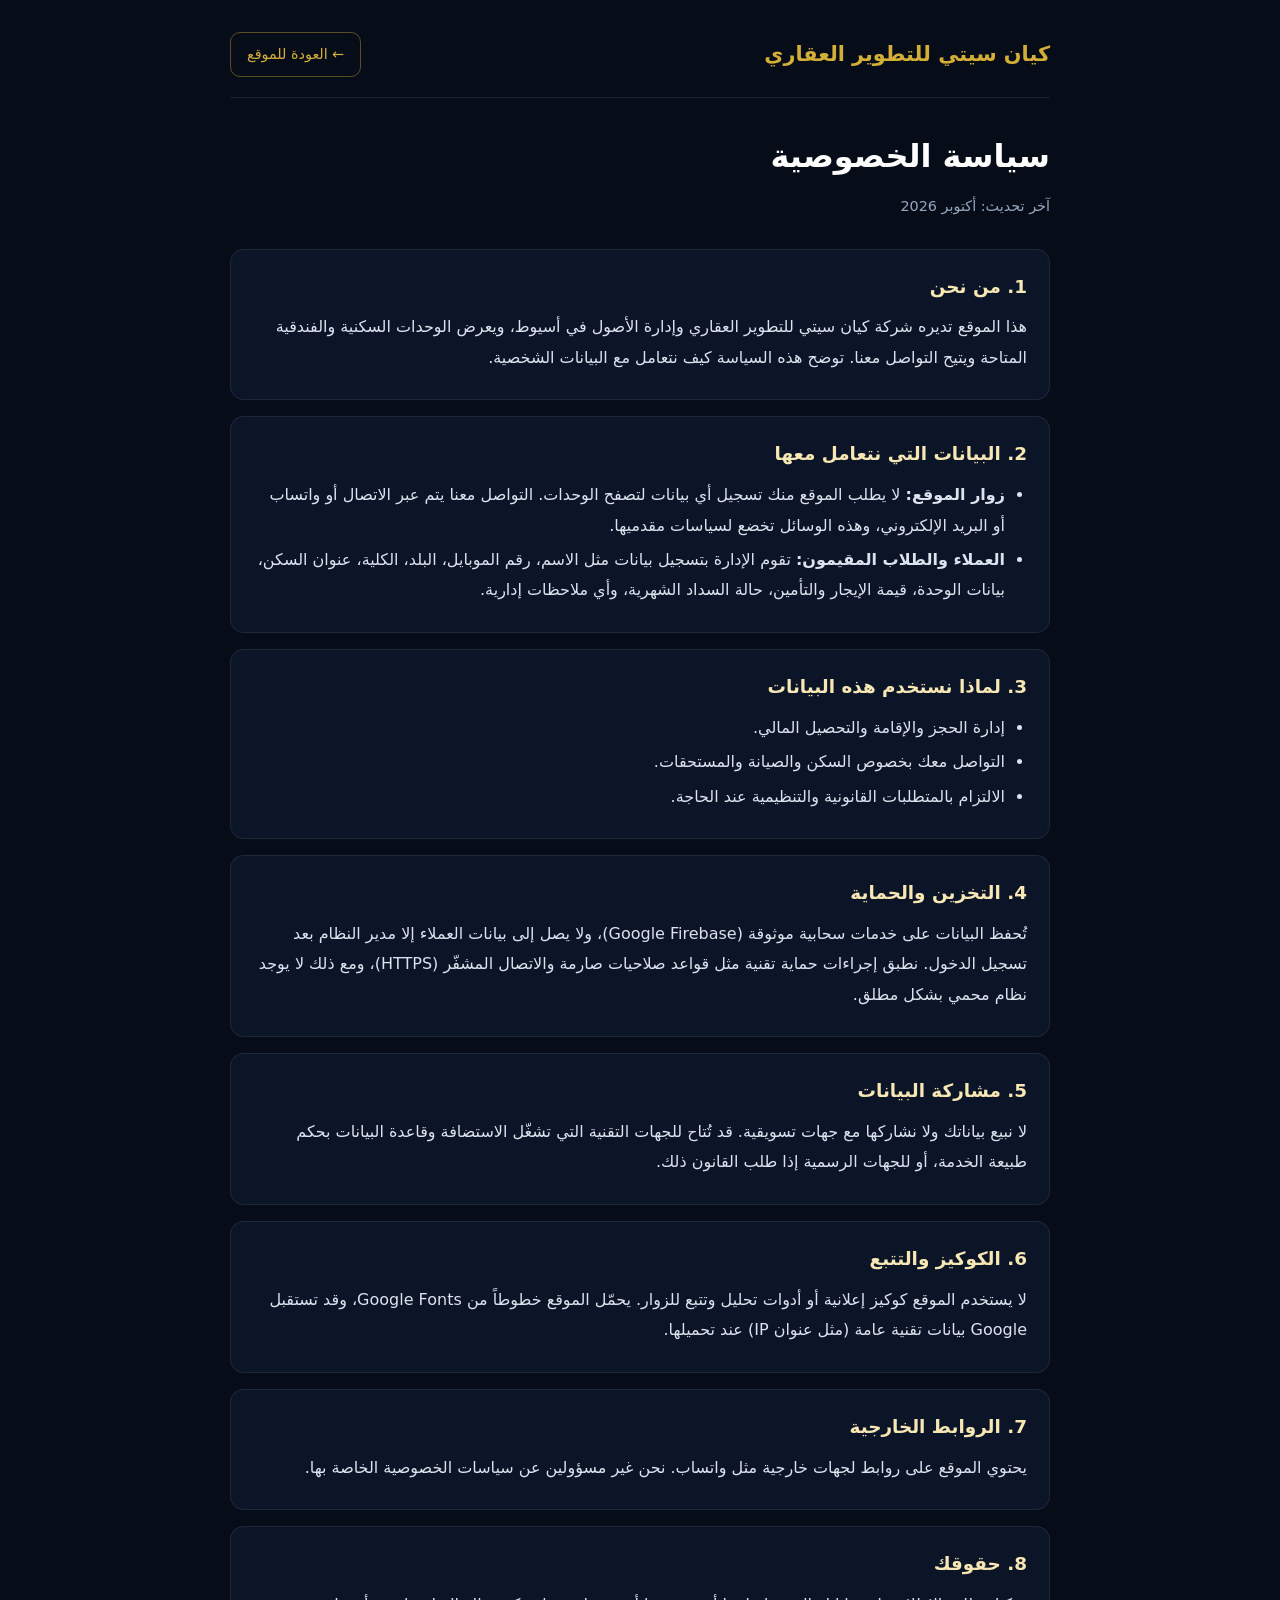
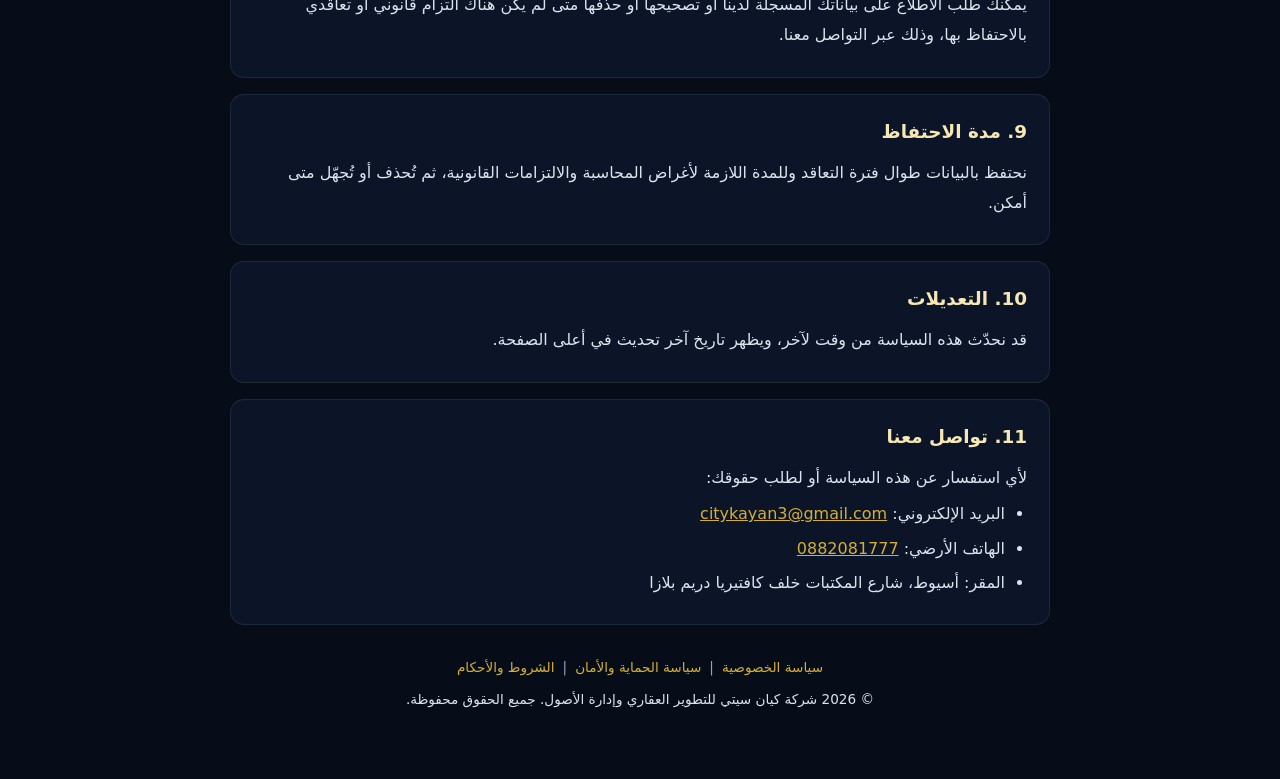
<file: privacy.html>
<!DOCTYPE html>
<html lang="ar" dir="rtl">
<head>
<meta charset="utf-8">
<meta http-equiv="Content-Security-Policy" content="default-src 'none'; style-src 'unsafe-inline' https://fonts.googleapis.com; font-src https://fonts.gstatic.com; img-src 'self' data:; base-uri 'none'; form-action 'none'">
<meta name="viewport" content="width=device-width, initial-scale=1">
<meta name="referrer" content="strict-origin-when-cross-origin">
<title>سياسة الخصوصية | كيان سيتي</title>
<link rel="icon" type="image/png" href="/favicon.png">
<link rel="preconnect" href="https://fonts.googleapis.com">
<link rel="preconnect" href="https://fonts.gstatic.com" crossorigin>
<link href="https://fonts.googleapis.com/css2?family=Cairo:wght@400;600;700;800&display=swap" rel="stylesheet">
<style>
  :root { --bg:#070d18; --card:rgba(15,25,45,.75); --gold:#d4af37; --gold-light:#f7e7b4; --text:#f0f4f9; --muted:#94a5bd; --line:rgba(255,255,255,.08); }
  * { box-sizing:border-box; }
  html { scroll-behavior:smooth; }
  body { margin:0; background:var(--bg); color:var(--text); font-family:'Cairo',system-ui,-apple-system,sans-serif; line-height:1.9; }
  .wrap { max-width:860px; margin:0 auto; padding:32px 20px 60px; }
  header { display:flex; align-items:center; justify-content:space-between; gap:12px; flex-wrap:wrap; padding-bottom:20px; border-bottom:1px solid var(--line); margin-bottom:28px; }
  .brand { font-family:'Cairo', system-ui, -apple-system, sans-serif; font-size:1.3rem; color:var(--gold); text-decoration:none; font-weight:700; }
  .back { color:var(--gold); text-decoration:none; border:1px solid rgba(212,175,55,.4); padding:8px 16px; border-radius:10px; font-size:.9rem; }
  .back:hover { background:rgba(212,175,55,.1); }
  h1 { font-family:'Cairo', system-ui, -apple-system, sans-serif; font-size:2rem; margin:0 0 6px; color:#fff; }
  .updated { color:var(--muted); font-size:.9rem; margin-bottom:28px; }
  section { background:var(--card); border:1px solid var(--line); border-radius:14px; padding:20px 22px; margin-bottom:16px; }
  h2 { font-size:1.15rem; margin:0 0 8px; color:var(--gold-light); }
  p { margin:6px 0; color:#dbe3ee; }
  ul { margin:6px 0; padding-right:22px; color:#dbe3ee; }
  li { margin:4px 0; }
  a { color:var(--gold); }
  footer { text-align:center; color:var(--muted); font-size:.85rem; margin-top:30px; }
  footer a { text-decoration:none; margin:0 8px; }
</style>
</head>
<body>
<div class="wrap">
  <header>
    <a class="brand" href="/">كيان سيتي للتطوير العقاري</a>
    <a class="back" href="/">← العودة للموقع</a>
  </header>
  <h1>سياسة الخصوصية</h1>
  <div class="updated">آخر تحديث: أكتوبر 2026</div>
  <section>
    <h2>1. من نحن</h2>
    <p>هذا الموقع تديره شركة كيان سيتي للتطوير العقاري وإدارة الأصول في أسيوط، ويعرض الوحدات السكنية والفندقية المتاحة ويتيح التواصل معنا. توضح هذه السياسة كيف نتعامل مع البيانات الشخصية.</p>
  </section>
  <section>
    <h2>2. البيانات التي نتعامل معها</h2>
    <ul>
      <li><strong>زوار الموقع:</strong> لا يطلب الموقع منك تسجيل أي بيانات لتصفح الوحدات. التواصل معنا يتم عبر الاتصال أو واتساب أو البريد الإلكتروني، وهذه الوسائل تخضع لسياسات مقدميها.</li>
      <li><strong>العملاء والطلاب المقيمون:</strong> تقوم الإدارة بتسجيل بيانات مثل الاسم، رقم الموبايل، البلد، الكلية، عنوان السكن، بيانات الوحدة، قيمة الإيجار والتأمين، حالة السداد الشهرية، وأي ملاحظات إدارية.</li>
    </ul>
  </section>
  <section>
    <h2>3. لماذا نستخدم هذه البيانات</h2>
    <ul>
      <li>إدارة الحجز والإقامة والتحصيل المالي.</li>
      <li>التواصل معك بخصوص السكن والصيانة والمستحقات.</li>
      <li>الالتزام بالمتطلبات القانونية والتنظيمية عند الحاجة.</li>
    </ul>
  </section>
  <section>
    <h2>4. التخزين والحماية</h2>
    <p>تُحفظ البيانات على خدمات سحابية موثوقة (Google Firebase)، ولا يصل إلى بيانات العملاء إلا مدير النظام بعد تسجيل الدخول. نطبق إجراءات حماية تقنية مثل قواعد صلاحيات صارمة والاتصال المشفّر (HTTPS)، ومع ذلك لا يوجد نظام محمي بشكل مطلق.</p>
  </section>
  <section>
    <h2>5. مشاركة البيانات</h2>
    <p>لا نبيع بياناتك ولا نشاركها مع جهات تسويقية. قد تُتاح للجهات التقنية التي تشغّل الاستضافة وقاعدة البيانات بحكم طبيعة الخدمة، أو للجهات الرسمية إذا طلب القانون ذلك.</p>
  </section>
  <section>
    <h2>6. الكوكيز والتتبع</h2>
    <p>لا يستخدم الموقع كوكيز إعلانية أو أدوات تحليل وتتبع للزوار. يحمّل الموقع خطوطاً من Google Fonts، وقد تستقبل Google بيانات تقنية عامة (مثل عنوان IP) عند تحميلها.</p>
  </section>
  <section>
    <h2>7. الروابط الخارجية</h2>
    <p>يحتوي الموقع على روابط لجهات خارجية مثل واتساب. نحن غير مسؤولين عن سياسات الخصوصية الخاصة بها.</p>
  </section>
  <section>
    <h2>8. حقوقك</h2>
    <p>يمكنك طلب الاطلاع على بياناتك المسجلة لدينا أو تصحيحها أو حذفها متى لم يكن هناك التزام قانوني أو تعاقدي بالاحتفاظ بها، وذلك عبر التواصل معنا.</p>
  </section>
  <section>
    <h2>9. مدة الاحتفاظ</h2>
    <p>نحتفظ بالبيانات طوال فترة التعاقد وللمدة اللازمة لأغراض المحاسبة والالتزامات القانونية، ثم تُحذف أو تُجهّل متى أمكن.</p>
  </section>
  <section>
    <h2>10. التعديلات</h2>
    <p>قد نحدّث هذه السياسة من وقت لآخر، ويظهر تاريخ آخر تحديث في أعلى الصفحة.</p>
  </section>
  <section>
    <h2>11. تواصل معنا</h2>
    <p>لأي استفسار عن هذه السياسة أو لطلب حقوقك:</p>
    <ul>
      <li>البريد الإلكتروني: <a href="mailto:citykayan3@gmail.com">citykayan3@gmail.com</a></li>
      <li>الهاتف الأرضي: <a href="tel:0882081777">0882081777</a></li>
      <li>المقر: أسيوط، شارع المكتبات خلف كافتيريا دريم بلازا</li>
    </ul>
  </section>
  <footer>
    <a href="privacy.html">سياسة الخصوصية</a>|<a href="security.html">سياسة الحماية والأمان</a>|<a href="terms.html">الشروط والأحكام</a>
    <p>© 2026 شركة كيان سيتي للتطوير العقاري وإدارة الأصول. جميع الحقوق محفوظة.</p>
  </footer>
</div>
</body>
</html>
</file>
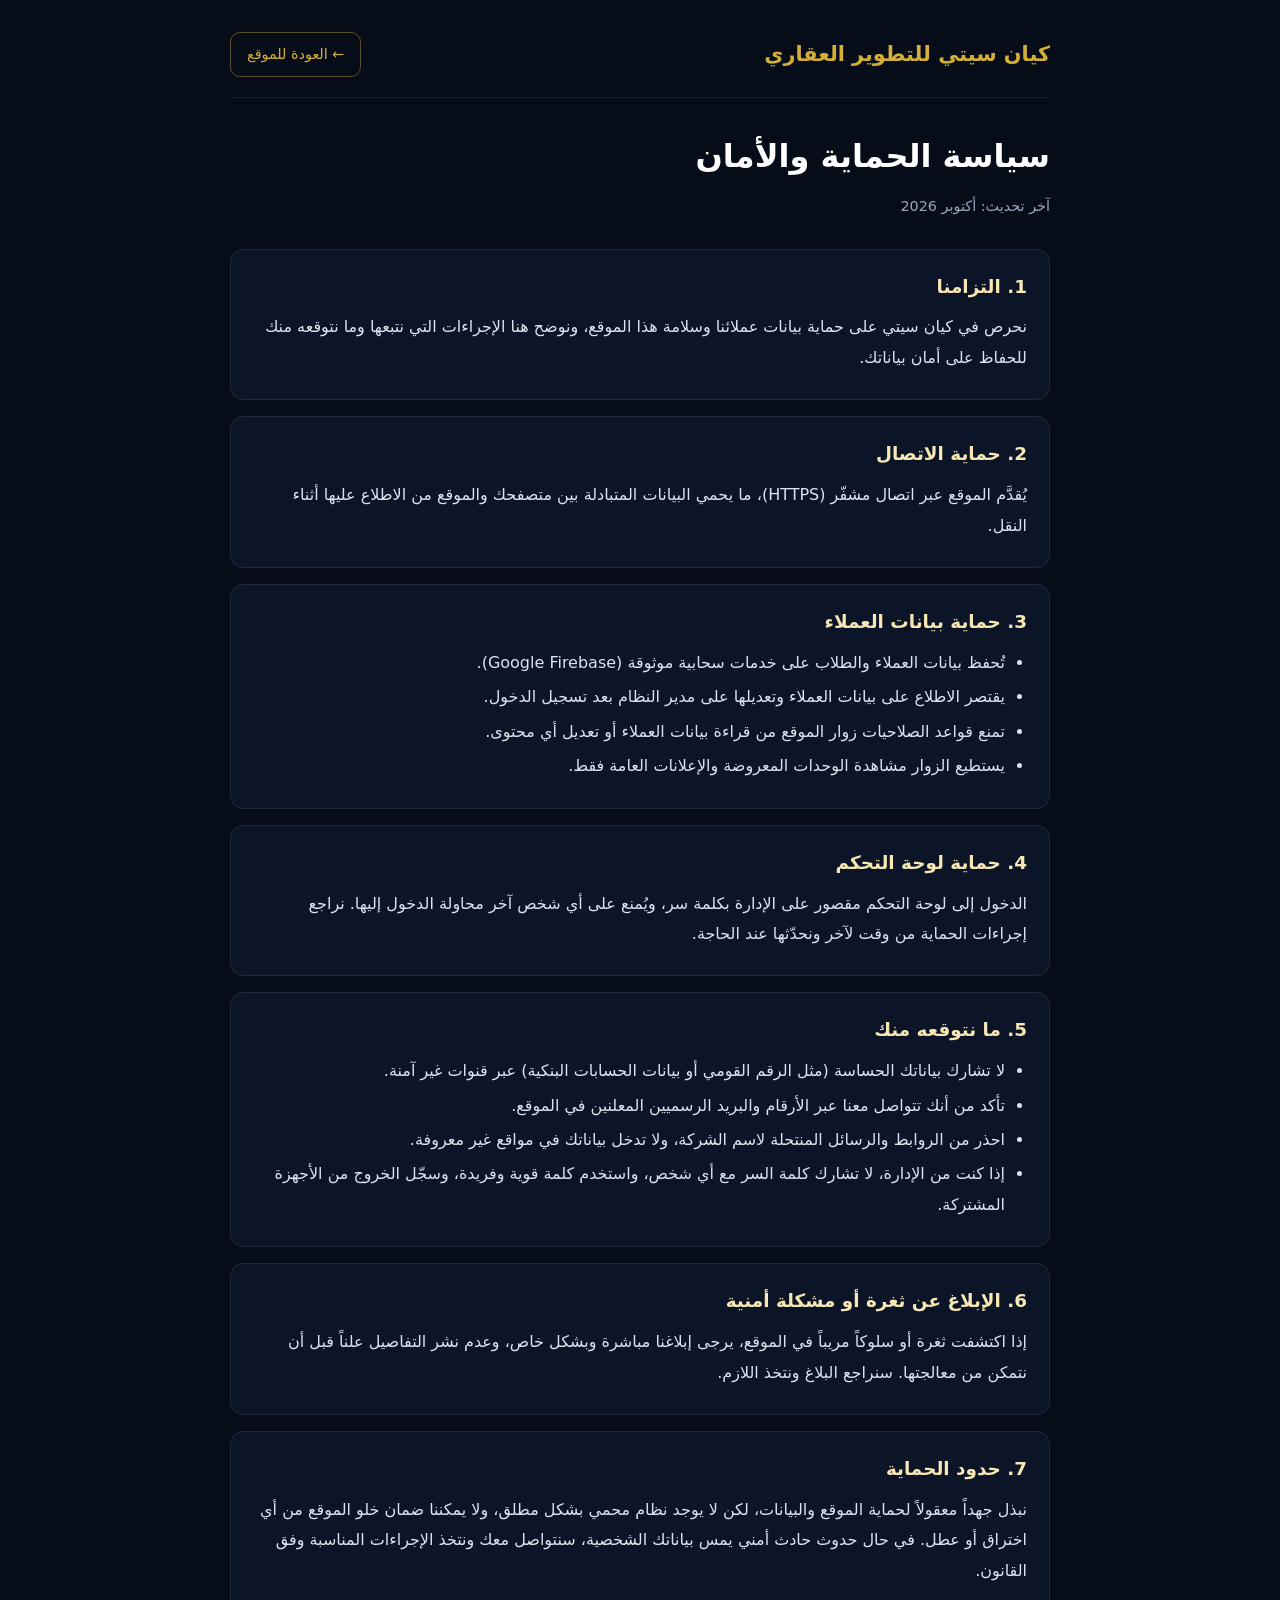
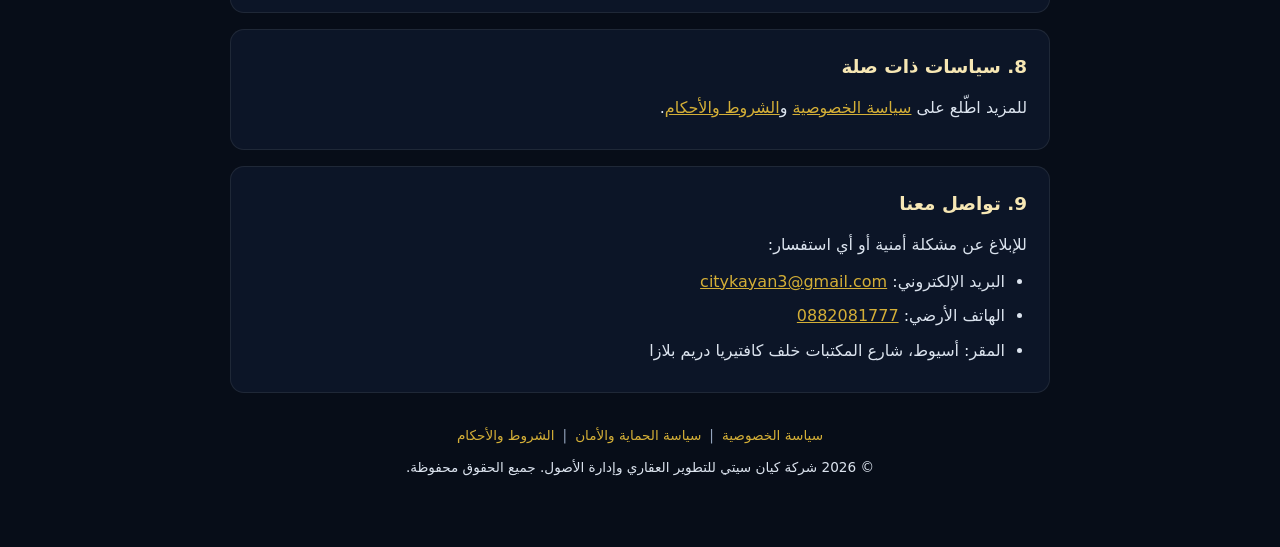
<file: security.html>
<!DOCTYPE html>
<html lang="ar" dir="rtl">
<head>
<meta charset="utf-8">
<meta http-equiv="Content-Security-Policy" content="default-src 'none'; style-src 'unsafe-inline' https://fonts.googleapis.com; font-src https://fonts.gstatic.com; img-src 'self' data:; base-uri 'none'; form-action 'none'">
<meta name="viewport" content="width=device-width, initial-scale=1">
<meta name="referrer" content="strict-origin-when-cross-origin">
<title>سياسة الحماية والأمان | كيان سيتي</title>
<link rel="icon" type="image/png" href="/favicon.png">
<link rel="preconnect" href="https://fonts.googleapis.com">
<link rel="preconnect" href="https://fonts.gstatic.com" crossorigin>
<link href="https://fonts.googleapis.com/css2?family=Cairo:wght@400;600;700;800&display=swap" rel="stylesheet">
<style>
  :root { --bg:#070d18; --card:rgba(15,25,45,.75); --gold:#d4af37; --gold-light:#f7e7b4; --text:#f0f4f9; --muted:#94a5bd; --line:rgba(255,255,255,.08); }
  * { box-sizing:border-box; }
  html { scroll-behavior:smooth; }
  body { margin:0; background:var(--bg); color:var(--text); font-family:'Cairo',system-ui,-apple-system,sans-serif; line-height:1.9; }
  .wrap { max-width:860px; margin:0 auto; padding:32px 20px 60px; }
  header { display:flex; align-items:center; justify-content:space-between; gap:12px; flex-wrap:wrap; padding-bottom:20px; border-bottom:1px solid var(--line); margin-bottom:28px; }
  .brand { font-family:'Cairo', system-ui, -apple-system, sans-serif; font-size:1.3rem; color:var(--gold); text-decoration:none; font-weight:700; }
  .back { color:var(--gold); text-decoration:none; border:1px solid rgba(212,175,55,.4); padding:8px 16px; border-radius:10px; font-size:.9rem; }
  .back:hover { background:rgba(212,175,55,.1); }
  h1 { font-family:'Cairo', system-ui, -apple-system, sans-serif; font-size:2rem; margin:0 0 6px; color:#fff; }
  .updated { color:var(--muted); font-size:.9rem; margin-bottom:28px; }
  section { background:var(--card); border:1px solid var(--line); border-radius:14px; padding:20px 22px; margin-bottom:16px; }
  h2 { font-size:1.15rem; margin:0 0 8px; color:var(--gold-light); }
  p { margin:6px 0; color:#dbe3ee; }
  ul { margin:6px 0; padding-right:22px; color:#dbe3ee; }
  li { margin:4px 0; }
  a { color:var(--gold); }
  footer { text-align:center; color:var(--muted); font-size:.85rem; margin-top:30px; }
  footer a { text-decoration:none; margin:0 8px; }
</style>
</head>
<body>
<div class="wrap">
  <header>
    <a class="brand" href="/">كيان سيتي للتطوير العقاري</a>
    <a class="back" href="/">← العودة للموقع</a>
  </header>
  <h1>سياسة الحماية والأمان</h1>
  <div class="updated">آخر تحديث: أكتوبر 2026</div>
  <section>
    <h2>1. التزامنا</h2>
    <p>نحرص في كيان سيتي على حماية بيانات عملائنا وسلامة هذا الموقع، ونوضح هنا الإجراءات التي نتبعها وما نتوقعه منك للحفاظ على أمان بياناتك.</p>
  </section>
  <section>
    <h2>2. حماية الاتصال</h2>
    <p>يُقدَّم الموقع عبر اتصال مشفّر (HTTPS)، ما يحمي البيانات المتبادلة بين متصفحك والموقع من الاطلاع عليها أثناء النقل.</p>
  </section>
  <section>
    <h2>3. حماية بيانات العملاء</h2>
    <ul>
      <li>تُحفظ بيانات العملاء والطلاب على خدمات سحابية موثوقة (Google Firebase).</li>
      <li>يقتصر الاطلاع على بيانات العملاء وتعديلها على مدير النظام بعد تسجيل الدخول.</li>
      <li>تمنع قواعد الصلاحيات زوار الموقع من قراءة بيانات العملاء أو تعديل أي محتوى.</li>
      <li>يستطيع الزوار مشاهدة الوحدات المعروضة والإعلانات العامة فقط.</li>
    </ul>
  </section>
  <section>
    <h2>4. حماية لوحة التحكم</h2>
    <p>الدخول إلى لوحة التحكم مقصور على الإدارة بكلمة سر، ويُمنع على أي شخص آخر محاولة الدخول إليها. نراجع إجراءات الحماية من وقت لآخر ونحدّثها عند الحاجة.</p>
  </section>
  <section>
    <h2>5. ما نتوقعه منك</h2>
    <ul>
      <li>لا تشارك بياناتك الحساسة (مثل الرقم القومي أو بيانات الحسابات البنكية) عبر قنوات غير آمنة.</li>
      <li>تأكد من أنك تتواصل معنا عبر الأرقام والبريد الرسميين المعلنين في الموقع.</li>
      <li>احذر من الروابط والرسائل المنتحلة لاسم الشركة، ولا تدخل بياناتك في مواقع غير معروفة.</li>
      <li>إذا كنت من الإدارة، لا تشارك كلمة السر مع أي شخص، واستخدم كلمة قوية وفريدة، وسجّل الخروج من الأجهزة المشتركة.</li>
    </ul>
  </section>
  <section>
    <h2>6. الإبلاغ عن ثغرة أو مشكلة أمنية</h2>
    <p>إذا اكتشفت ثغرة أو سلوكاً مريباً في الموقع، يرجى إبلاغنا مباشرة وبشكل خاص، وعدم نشر التفاصيل علناً قبل أن نتمكن من معالجتها. سنراجع البلاغ ونتخذ اللازم.</p>
  </section>
  <section>
    <h2>7. حدود الحماية</h2>
    <p>نبذل جهداً معقولاً لحماية الموقع والبيانات، لكن لا يوجد نظام محمي بشكل مطلق، ولا يمكننا ضمان خلو الموقع من أي اختراق أو عطل. في حال حدوث حادث أمني يمس بياناتك الشخصية، سنتواصل معك ونتخذ الإجراءات المناسبة وفق القانون.</p>
  </section>
  <section>
    <h2>8. سياسات ذات صلة</h2>
    <p>للمزيد اطّلع على <a href="privacy.html">سياسة الخصوصية</a> و<a href="terms.html">الشروط والأحكام</a>.</p>
  </section>
  <section>
    <h2>9. تواصل معنا</h2>
    <p>للإبلاغ عن مشكلة أمنية أو أي استفسار:</p>
    <ul>
      <li>البريد الإلكتروني: <a href="mailto:citykayan3@gmail.com">citykayan3@gmail.com</a></li>
      <li>الهاتف الأرضي: <a href="tel:0882081777">0882081777</a></li>
      <li>المقر: أسيوط، شارع المكتبات خلف كافتيريا دريم بلازا</li>
    </ul>
  </section>
  <footer>
    <a href="privacy.html">سياسة الخصوصية</a>|<a href="security.html">سياسة الحماية والأمان</a>|<a href="terms.html">الشروط والأحكام</a>
    <p>© 2026 شركة كيان سيتي للتطوير العقاري وإدارة الأصول. جميع الحقوق محفوظة.</p>
  </footer>
</div>
</body>
</html>
</file>
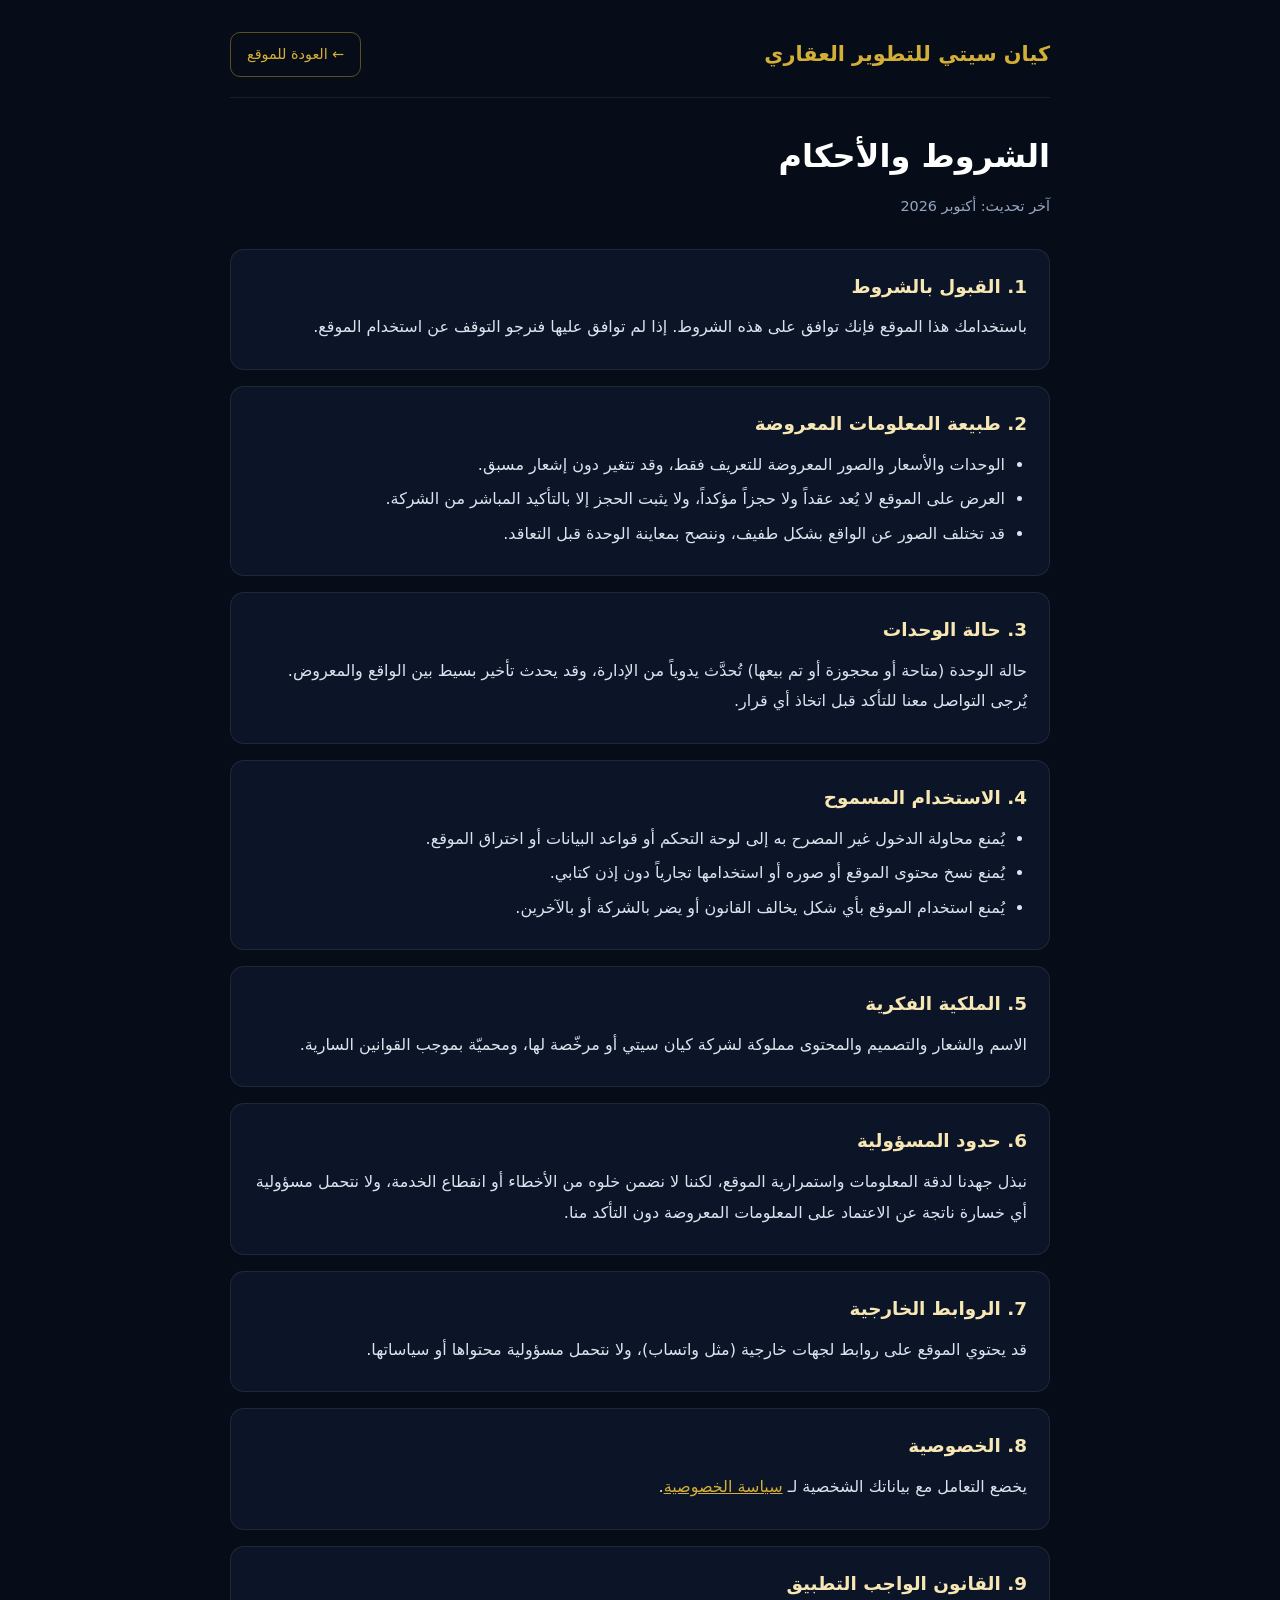
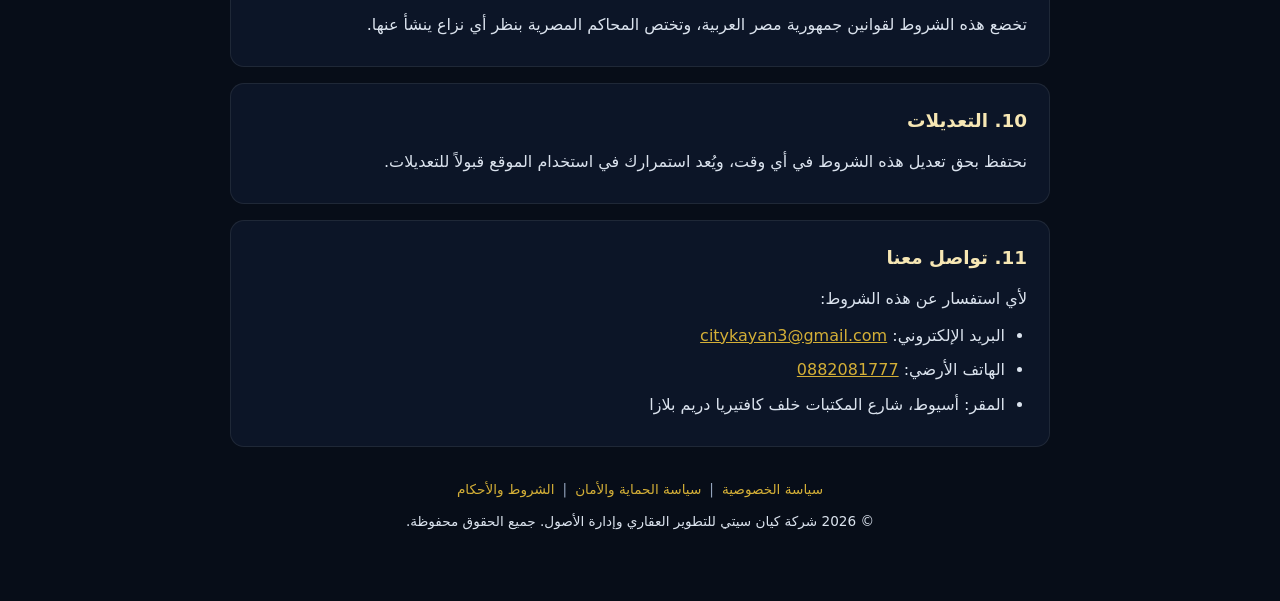
<file: terms.html>
<!DOCTYPE html>
<html lang="ar" dir="rtl">
<head>
<meta charset="utf-8">
<meta http-equiv="Content-Security-Policy" content="default-src 'none'; style-src 'unsafe-inline' https://fonts.googleapis.com; font-src https://fonts.gstatic.com; img-src 'self' data:; base-uri 'none'; form-action 'none'">
<meta name="viewport" content="width=device-width, initial-scale=1">
<meta name="referrer" content="strict-origin-when-cross-origin">
<title>الشروط والأحكام | كيان سيتي</title>
<link rel="icon" type="image/png" href="/favicon.png">
<link rel="preconnect" href="https://fonts.googleapis.com">
<link rel="preconnect" href="https://fonts.gstatic.com" crossorigin>
<link href="https://fonts.googleapis.com/css2?family=Cairo:wght@400;600;700;800&display=swap" rel="stylesheet">
<style>
  :root { --bg:#070d18; --card:rgba(15,25,45,.75); --gold:#d4af37; --gold-light:#f7e7b4; --text:#f0f4f9; --muted:#94a5bd; --line:rgba(255,255,255,.08); }
  * { box-sizing:border-box; }
  html { scroll-behavior:smooth; }
  body { margin:0; background:var(--bg); color:var(--text); font-family:'Cairo',system-ui,-apple-system,sans-serif; line-height:1.9; }
  .wrap { max-width:860px; margin:0 auto; padding:32px 20px 60px; }
  header { display:flex; align-items:center; justify-content:space-between; gap:12px; flex-wrap:wrap; padding-bottom:20px; border-bottom:1px solid var(--line); margin-bottom:28px; }
  .brand { font-family:'Cairo', system-ui, -apple-system, sans-serif; font-size:1.3rem; color:var(--gold); text-decoration:none; font-weight:700; }
  .back { color:var(--gold); text-decoration:none; border:1px solid rgba(212,175,55,.4); padding:8px 16px; border-radius:10px; font-size:.9rem; }
  .back:hover { background:rgba(212,175,55,.1); }
  h1 { font-family:'Cairo', system-ui, -apple-system, sans-serif; font-size:2rem; margin:0 0 6px; color:#fff; }
  .updated { color:var(--muted); font-size:.9rem; margin-bottom:28px; }
  section { background:var(--card); border:1px solid var(--line); border-radius:14px; padding:20px 22px; margin-bottom:16px; }
  h2 { font-size:1.15rem; margin:0 0 8px; color:var(--gold-light); }
  p { margin:6px 0; color:#dbe3ee; }
  ul { margin:6px 0; padding-right:22px; color:#dbe3ee; }
  li { margin:4px 0; }
  a { color:var(--gold); }
  footer { text-align:center; color:var(--muted); font-size:.85rem; margin-top:30px; }
  footer a { text-decoration:none; margin:0 8px; }
</style>
</head>
<body>
<div class="wrap">
  <header>
    <a class="brand" href="/">كيان سيتي للتطوير العقاري</a>
    <a class="back" href="/">← العودة للموقع</a>
  </header>
  <h1>الشروط والأحكام</h1>
  <div class="updated">آخر تحديث: أكتوبر 2026</div>
  <section>
    <h2>1. القبول بالشروط</h2>
    <p>باستخدامك هذا الموقع فإنك توافق على هذه الشروط. إذا لم توافق عليها فنرجو التوقف عن استخدام الموقع.</p>
  </section>
  <section>
    <h2>2. طبيعة المعلومات المعروضة</h2>
    <ul>
      <li>الوحدات والأسعار والصور المعروضة للتعريف فقط، وقد تتغير دون إشعار مسبق.</li>
      <li>العرض على الموقع لا يُعد عقداً ولا حجزاً مؤكداً، ولا يثبت الحجز إلا بالتأكيد المباشر من الشركة.</li>
      <li>قد تختلف الصور عن الواقع بشكل طفيف، وننصح بمعاينة الوحدة قبل التعاقد.</li>
    </ul>
  </section>
  <section>
    <h2>3. حالة الوحدات</h2>
    <p>حالة الوحدة (متاحة أو محجوزة أو تم بيعها) تُحدَّث يدوياً من الإدارة، وقد يحدث تأخير بسيط بين الواقع والمعروض. يُرجى التواصل معنا للتأكد قبل اتخاذ أي قرار.</p>
  </section>
  <section>
    <h2>4. الاستخدام المسموح</h2>
    <ul>
      <li>يُمنع محاولة الدخول غير المصرح به إلى لوحة التحكم أو قواعد البيانات أو اختراق الموقع.</li>
      <li>يُمنع نسخ محتوى الموقع أو صوره أو استخدامها تجارياً دون إذن كتابي.</li>
      <li>يُمنع استخدام الموقع بأي شكل يخالف القانون أو يضر بالشركة أو بالآخرين.</li>
    </ul>
  </section>
  <section>
    <h2>5. الملكية الفكرية</h2>
    <p>الاسم والشعار والتصميم والمحتوى مملوكة لشركة كيان سيتي أو مرخّصة لها، ومحميّة بموجب القوانين السارية.</p>
  </section>
  <section>
    <h2>6. حدود المسؤولية</h2>
    <p>نبذل جهدنا لدقة المعلومات واستمرارية الموقع، لكننا لا نضمن خلوه من الأخطاء أو انقطاع الخدمة، ولا نتحمل مسؤولية أي خسارة ناتجة عن الاعتماد على المعلومات المعروضة دون التأكد منا.</p>
  </section>
  <section>
    <h2>7. الروابط الخارجية</h2>
    <p>قد يحتوي الموقع على روابط لجهات خارجية (مثل واتساب)، ولا نتحمل مسؤولية محتواها أو سياساتها.</p>
  </section>
  <section>
    <h2>8. الخصوصية</h2>
    <p>يخضع التعامل مع بياناتك الشخصية لـ <a href="privacy.html">سياسة الخصوصية</a>.</p>
  </section>
  <section>
    <h2>9. القانون الواجب التطبيق</h2>
    <p>تخضع هذه الشروط لقوانين جمهورية مصر العربية، وتختص المحاكم المصرية بنظر أي نزاع ينشأ عنها.</p>
  </section>
  <section>
    <h2>10. التعديلات</h2>
    <p>نحتفظ بحق تعديل هذه الشروط في أي وقت، ويُعد استمرارك في استخدام الموقع قبولاً للتعديلات.</p>
  </section>
  <section>
    <h2>11. تواصل معنا</h2>
    <p>لأي استفسار عن هذه الشروط:</p>
    <ul>
      <li>البريد الإلكتروني: <a href="mailto:citykayan3@gmail.com">citykayan3@gmail.com</a></li>
      <li>الهاتف الأرضي: <a href="tel:0882081777">0882081777</a></li>
      <li>المقر: أسيوط، شارع المكتبات خلف كافتيريا دريم بلازا</li>
    </ul>
  </section>
  <footer>
    <a href="privacy.html">سياسة الخصوصية</a>|<a href="security.html">سياسة الحماية والأمان</a>|<a href="terms.html">الشروط والأحكام</a>
    <p>© 2026 شركة كيان سيتي للتطوير العقاري وإدارة الأصول. جميع الحقوق محفوظة.</p>
  </footer>
</div>
</body>
</html>
</file>
